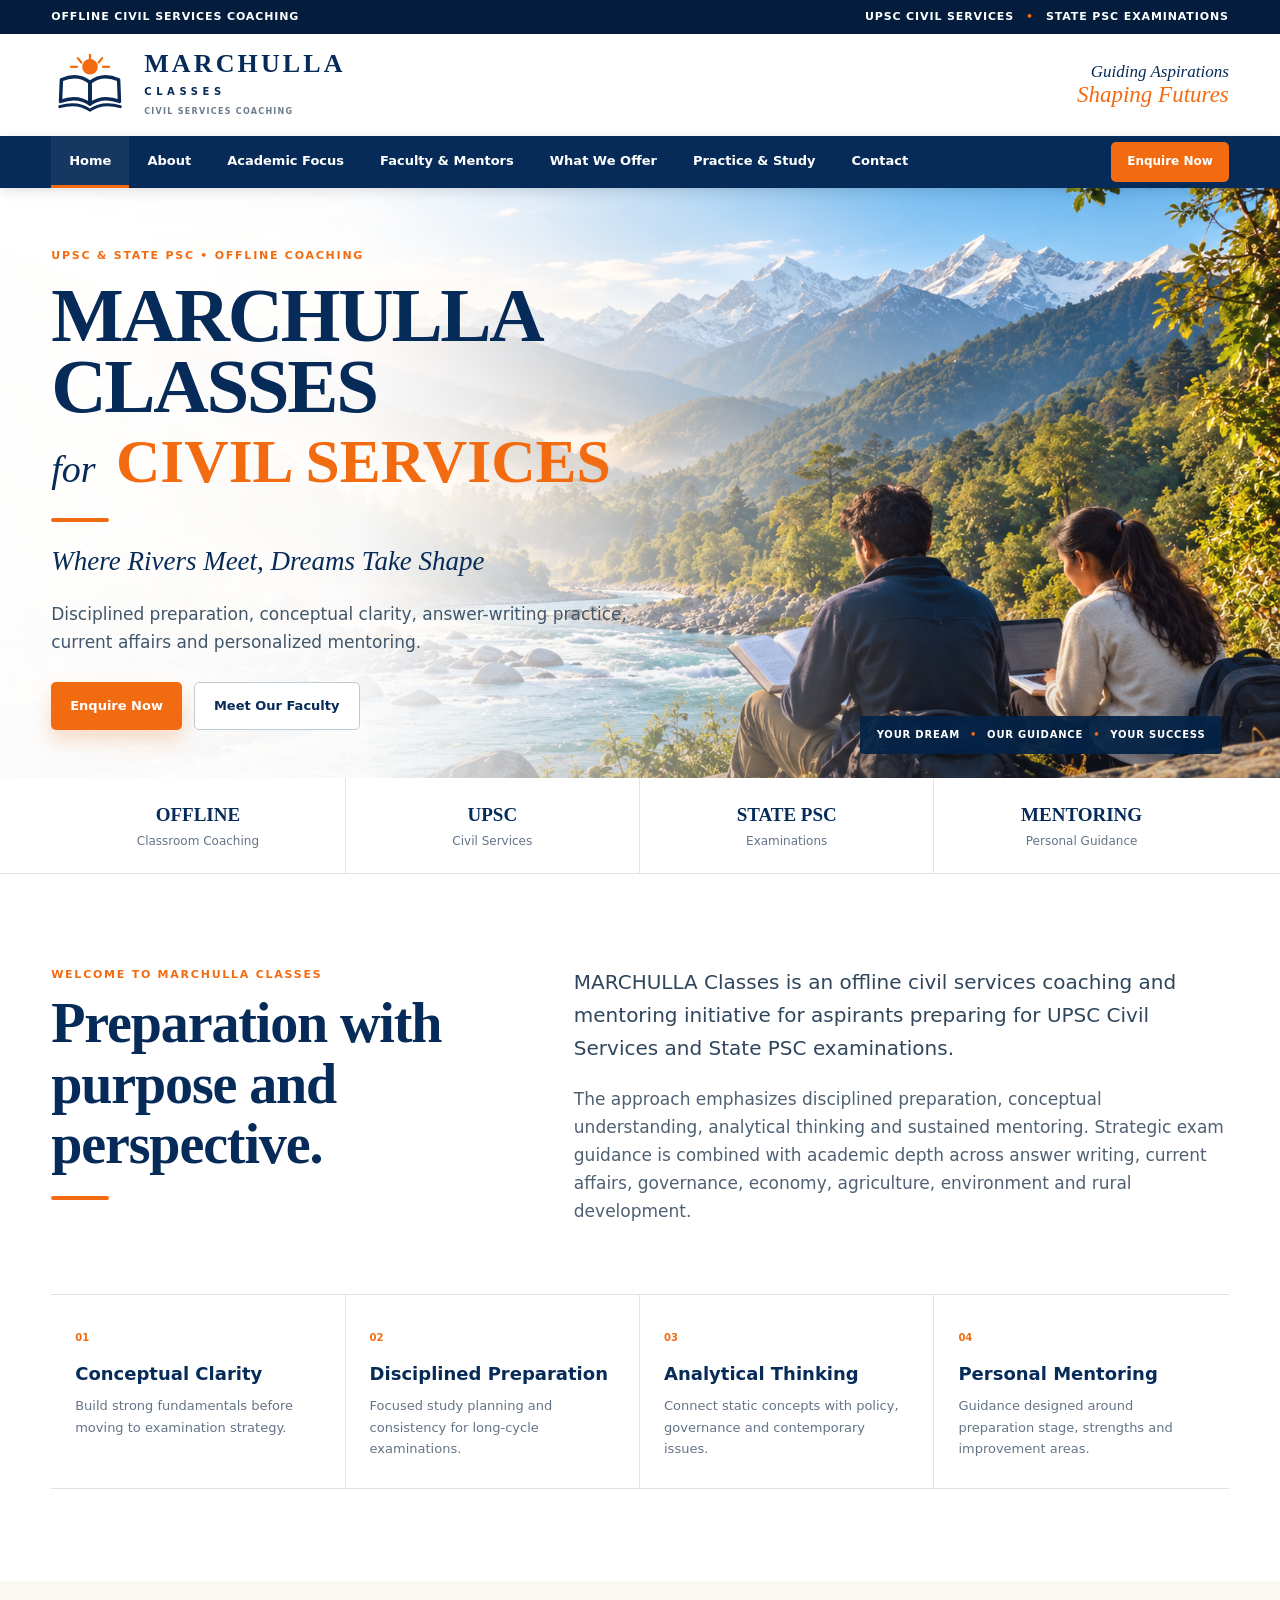
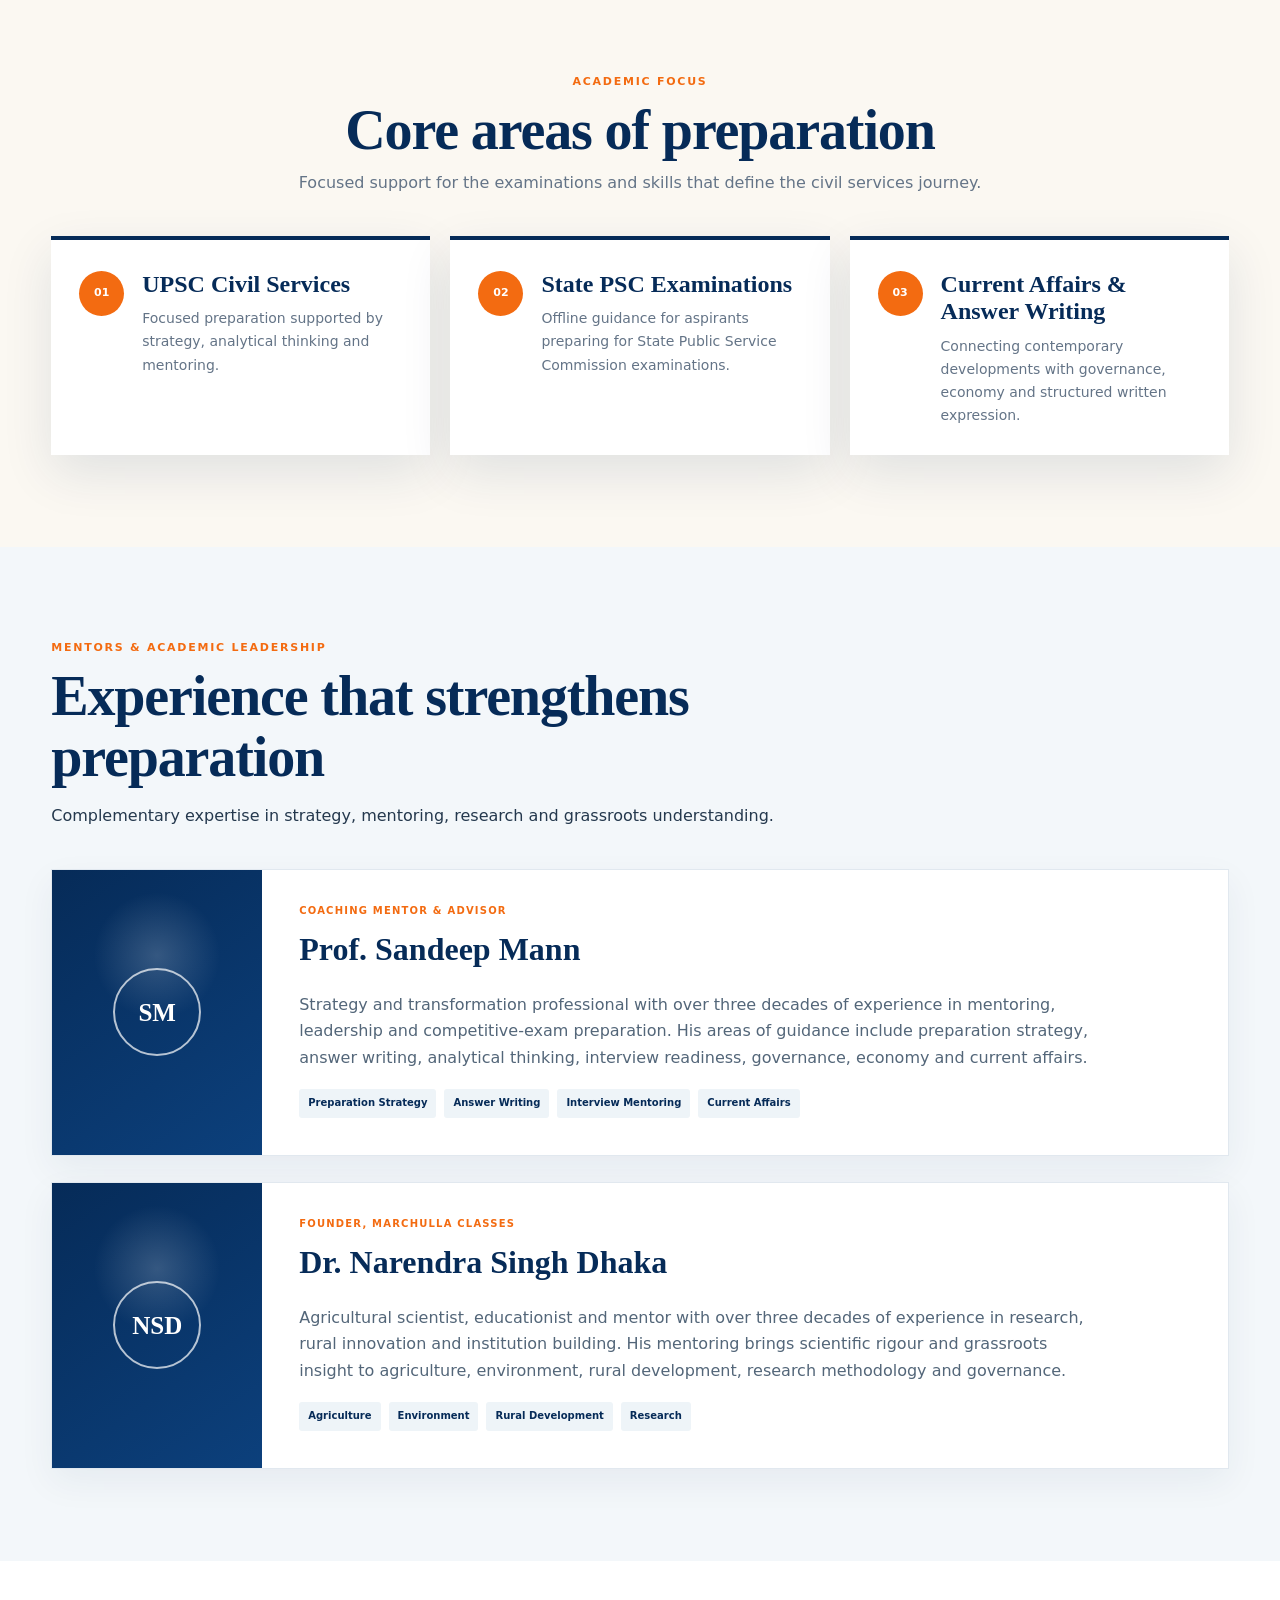
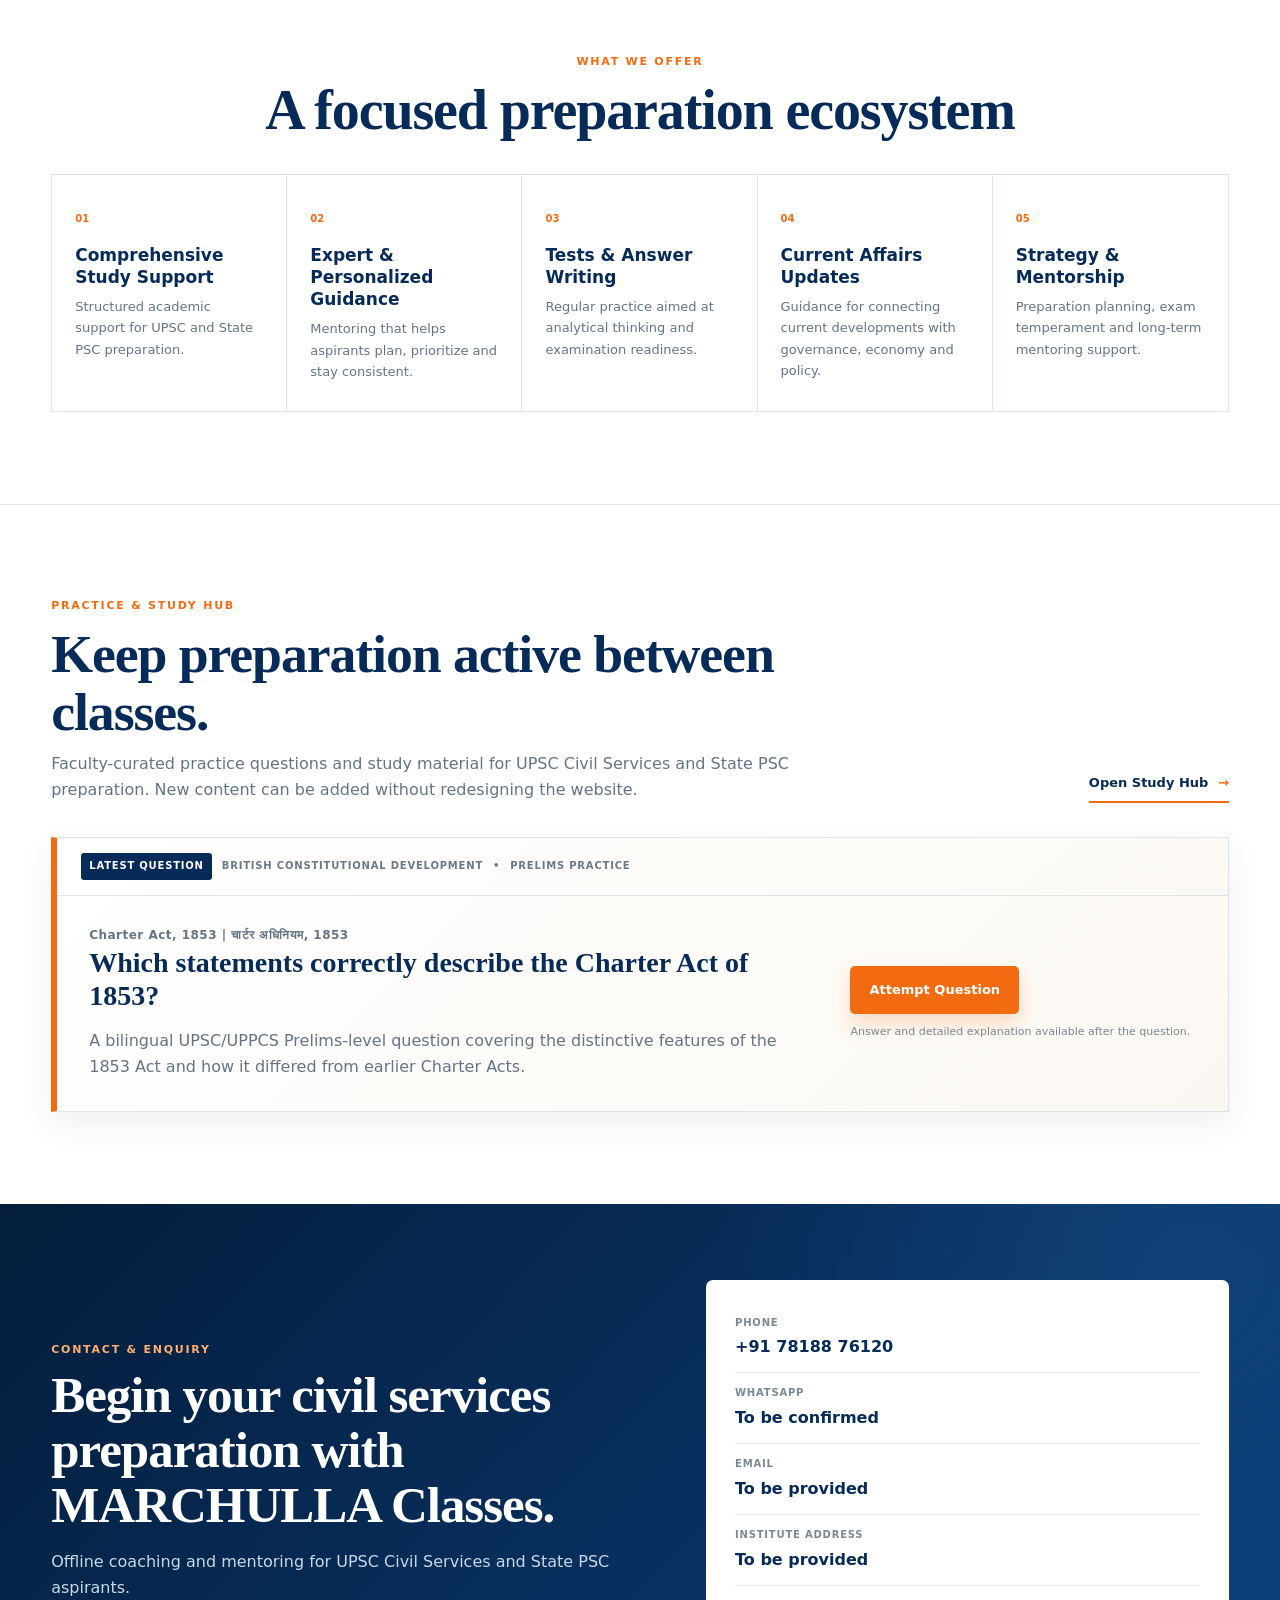
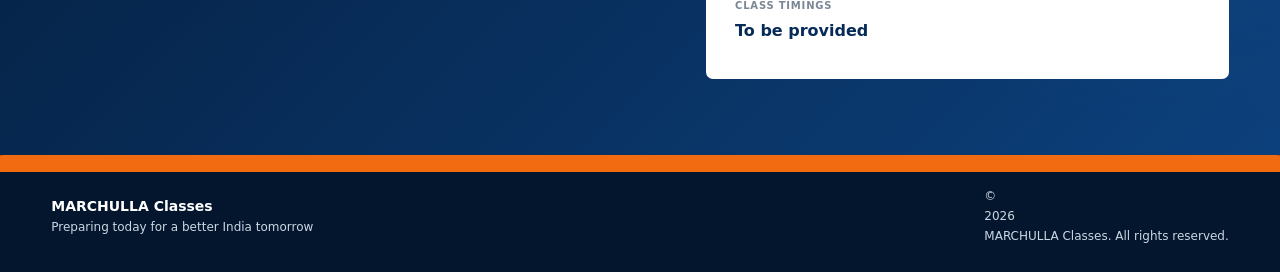
<file: index.html>
<!doctype html>
<html lang="en">
<head>
  <meta charset="utf-8">
  <meta name="viewport" content="width=device-width, initial-scale=1">
  <meta name="description" content="MARCHULLA Classes — Offline coaching and mentoring for UPSC Civil Services and State PSC examinations.">
  <meta name="theme-color" content="#062a55">
  <title>MARCHULLA Classes | Civil Services</title>
  <link rel="stylesheet" href="marchulla-v4-1.css?v=4.1">
</head>
<body>

  <div class="utility-bar">
    <div class="container utility-inner">
      <span>OFFLINE CIVIL SERVICES COACHING</span>
      <div>
        <span>UPSC Civil Services</span>
        <i>•</i>
        <span>State PSC Examinations</span>
      </div>
    </div>
  </div>

  <header class="masthead">
    <div class="container masthead-inner">
      <a href="#home" class="identity" aria-label="MARCHULLA Classes home">
        <svg class="identity-mark" width="78" height="62" viewBox="0 0 90 70" aria-hidden="true">
          <circle cx="45" cy="14" r="9" fill="#f36b11"/>
          <g stroke="#f36b11" stroke-width="2.6" stroke-linecap="round">
            <path d="M45 0v6M31 4l4 5M59 4l-4 5M23 14h7M60 14h7"/>
          </g>
          <path d="M12 29c13-6 23-5 33 3v25c-10-7-21-8-34-3z" fill="none" stroke="#082a55" stroke-width="4" stroke-linejoin="round"/>
          <path d="M78 29c-13-6-23-5-33 3v25c10-7 21-8 34-3z" fill="none" stroke="#082a55" stroke-width="4" stroke-linejoin="round"/>
          <path d="M45 31v27" stroke="#082a55" stroke-width="4"/>
          <path d="M10 60c14-4 25-3 35 4 10-7 21-8 35-4" fill="none" stroke="#082a55" stroke-width="3.4" stroke-linecap="round"/>
        </svg>
        <span class="identity-text">
          <strong>MARCHULLA</strong>
          <b>CLASSES</b>
          <small>CIVIL SERVICES COACHING</small>
        </span>
      </a>

      <div class="masthead-message">
        <span>Guiding Aspirations</span>
        <strong>Shaping Futures</strong>
      </div>
    </div>
  </header>

  <div class="nav-shell">
    <div class="container nav-inner">
      <button class="menu-button" aria-expanded="false" aria-label="Open navigation">☰ Menu</button>
      <nav class="main-nav" aria-label="Primary navigation">
        <a href="#home" class="active">Home</a>
        <a href="#about">About</a>
        <a href="#focus">Academic Focus</a>
        <a href="#faculty">Faculty & Mentors</a>
        <a href="#offerings">What We Offer</a>
        <a href="#practice">Practice & Study</a>
        <a href="#contact">Contact</a>
      </nav>
      <a class="nav-enquire" href="#contact">Enquire Now</a>
    </div>
  </div>

  <main>
    <section class="institutional-hero" id="home">
      <img src="marchulla-hero-v4.jpg" alt="Boy and girl studying beside a Himalayan river">
      <div class="hero-shade"></div>

      <div class="container hero-content">
        <div class="hero-caption">
          <p class="hero-label">UPSC & STATE PSC • OFFLINE COACHING</p>
          <h1>MARCHULLA CLASSES</h1>
          <h2><em>for</em> CIVIL SERVICES</h2>
          <div class="orange-rule"></div>
          <p class="hero-quote">Where Rivers Meet, Dreams Take Shape</p>
          <p class="hero-summary">
            Disciplined preparation, conceptual clarity, answer-writing practice,
            current affairs and personalized mentoring.
          </p>
          <div class="hero-buttons">
            <a href="#contact" class="button primary">Enquire Now</a>
            <a href="#faculty" class="button ghost">Meet Our Faculty</a>
          </div>
        </div>
      </div>

      <div class="hero-motto">
        <span>YOUR DREAM</span><i>•</i><span>OUR GUIDANCE</span><i>•</i><span>YOUR SUCCESS</span>
      </div>
    </section>

    <section class="quick-facts" aria-label="MARCHULLA Classes at a glance">
      <div class="container quick-grid">
        <div><strong>OFFLINE</strong><span>Classroom Coaching</span></div>
        <div><strong>UPSC</strong><span>Civil Services</span></div>
        <div><strong>STATE PSC</strong><span>Examinations</span></div>
        <div><strong>MENTORING</strong><span>Personal Guidance</span></div>
      </div>
    </section>

    <section class="section welcome" id="about">
      <div class="container welcome-grid">
        <div class="section-title">
          <span class="section-label">WELCOME TO MARCHULLA CLASSES</span>
          <h2>Preparation with purpose and perspective.</h2>
          <div class="title-rule"></div>
        </div>
        <div class="welcome-copy">
          <p class="lead">
            MARCHULLA Classes is an offline civil services coaching and mentoring initiative
            for aspirants preparing for UPSC Civil Services and State PSC examinations.
          </p>
          <p>
            The approach emphasizes disciplined preparation, conceptual understanding,
            analytical thinking and sustained mentoring. Strategic exam guidance is combined
            with academic depth across answer writing, current affairs, governance, economy,
            agriculture, environment and rural development.
          </p>
        </div>
      </div>

      <div class="container values-row">
        <article>
          <span>01</span>
          <h3>Conceptual Clarity</h3>
          <p>Build strong fundamentals before moving to examination strategy.</p>
        </article>
        <article>
          <span>02</span>
          <h3>Disciplined Preparation</h3>
          <p>Focused study planning and consistency for long-cycle examinations.</p>
        </article>
        <article>
          <span>03</span>
          <h3>Analytical Thinking</h3>
          <p>Connect static concepts with policy, governance and contemporary issues.</p>
        </article>
        <article>
          <span>04</span>
          <h3>Personal Mentoring</h3>
          <p>Guidance designed around preparation stage, strengths and improvement areas.</p>
        </article>
      </div>
    </section>

    <section class="section focus-section" id="focus">
      <div class="container">
        <div class="section-heading centered">
          <span class="section-label">ACADEMIC FOCUS</span>
          <h2>Core areas of preparation</h2>
          <p>Focused support for the examinations and skills that define the civil services journey.</p>
        </div>

        <div class="focus-grid">
          <article class="focus-card">
            <div class="focus-icon">01</div>
            <div>
              <h3>UPSC Civil Services</h3>
              <p>Focused preparation supported by strategy, analytical thinking and mentoring.</p>
            </div>
          </article>
          <article class="focus-card">
            <div class="focus-icon">02</div>
            <div>
              <h3>State PSC Examinations</h3>
              <p>Offline guidance for aspirants preparing for State Public Service Commission examinations.</p>
            </div>
          </article>
          <article class="focus-card">
            <div class="focus-icon">03</div>
            <div>
              <h3>Current Affairs & Answer Writing</h3>
              <p>Connecting contemporary developments with governance, economy and structured written expression.</p>
            </div>
          </article>
        </div>
      </div>
    </section>

    <section class="section faculty-section" id="faculty">
      <div class="container">
        <div class="section-heading">
          <span class="section-label">MENTORS & ACADEMIC LEADERSHIP</span>
          <h2>Experience that strengthens preparation</h2>
          <p>Complementary expertise in strategy, mentoring, research and grassroots understanding.</p>
        </div>

        <div class="leadership-list">
          <article class="leader">
            <div class="leader-photo placeholder-photo">
              <span>SM</span>
            </div>
            <div class="leader-content">
              <p class="designation">Coaching Mentor & Advisor</p>
              <h3>Prof. Sandeep Mann</h3>
              <p>
                Strategy and transformation professional with over three decades of experience
                in mentoring, leadership and competitive-exam preparation. His areas of guidance
                include preparation strategy, answer writing, analytical thinking, interview readiness,
                governance, economy and current affairs.
              </p>
              <div class="expertise">
                <span>Preparation Strategy</span>
                <span>Answer Writing</span>
                <span>Interview Mentoring</span>
                <span>Current Affairs</span>
              </div>
            </div>
          </article>

          <article class="leader reverse">
            <div class="leader-photo placeholder-photo">
              <span>NSD</span>
            </div>
            <div class="leader-content">
              <p class="designation">Founder, MARCHULLA Classes</p>
              <h3>Dr. Narendra Singh Dhaka</h3>
              <p>
                Agricultural scientist, educationist and mentor with over three decades of experience
                in research, rural innovation and institution building. His mentoring brings scientific
                rigour and grassroots insight to agriculture, environment, rural development,
                research methodology and governance.
              </p>
              <div class="expertise">
                <span>Agriculture</span>
                <span>Environment</span>
                <span>Rural Development</span>
                <span>Research</span>
              </div>
            </div>
          </article>
        </div>
      </div>
    </section>

    <section class="section offerings-section" id="offerings">
      <div class="container">
        <div class="section-heading centered compact">
          <span class="section-label">WHAT WE OFFER</span>
          <h2>A focused preparation ecosystem</h2>
        </div>

        <div class="offerings-grid">
          <article>
            <span class="offer-no">01</span>
            <h3>Comprehensive Study Support</h3>
            <p>Structured academic support for UPSC and State PSC preparation.</p>
          </article>
          <article>
            <span class="offer-no">02</span>
            <h3>Expert & Personalized Guidance</h3>
            <p>Mentoring that helps aspirants plan, prioritize and stay consistent.</p>
          </article>
          <article>
            <span class="offer-no">03</span>
            <h3>Tests & Answer Writing</h3>
            <p>Regular practice aimed at analytical thinking and examination readiness.</p>
          </article>
          <article>
            <span class="offer-no">04</span>
            <h3>Current Affairs Updates</h3>
            <p>Guidance for connecting current developments with governance, economy and policy.</p>
          </article>
          <article>
            <span class="offer-no">05</span>
            <h3>Strategy & Mentorship</h3>
            <p>Preparation planning, exam temperament and long-term mentoring support.</p>
          </article>
        </div>
      </div>
    </section>


    <section class="section practice-section" id="practice">
      <div class="container">
        <div class="practice-heading">
          <div>
            <span class="section-label">PRACTICE & STUDY HUB</span>
            <h2>Keep preparation active between classes.</h2>
            <p>
              Faculty-curated practice questions and study material for UPSC Civil Services
              and State PSC preparation. New content can be added without redesigning the website.
            </p>
          </div>
          <a href="study-hub.html" class="study-link">Open Study Hub <span>→</span></a>
        </div>

        <div class="latest-practice-card">
          <div class="practice-meta">
            <span class="practice-badge">LATEST QUESTION</span>
            <span>British Constitutional Development</span>
            <span>•</span>
            <span>Prelims Practice</span>
          </div>

          <div class="latest-practice-grid">
            <div>
              <p class="practice-topic">Charter Act, 1853 | चार्टर अधिनियम, 1853</p>
              <h3>Which statements correctly describe the Charter Act of 1853?</h3>
              <p>
                A bilingual UPSC/UPPCS Prelims-level question covering the distinctive features
                of the 1853 Act and how it differed from earlier Charter Acts.
              </p>
            </div>
            <div class="practice-actions">
              <a class="button primary" href="study-hub.html#charter-act-1853">Attempt Question</a>
              <span>Answer and detailed explanation available after the question.</span>
            </div>
          </div>
        </div>
      </div>
    </section>

    <section class="contact-band" id="contact">
      <div class="container contact-layout">
        <div>
          <span class="section-label light">CONTACT & ENQUIRY</span>
          <h2>Begin your civil services preparation with MARCHULLA Classes.</h2>
          <p>Offline coaching and mentoring for UPSC Civil Services and State PSC aspirants.</p>
        </div>
        <div class="contact-box">
          <div><span>Phone</span><strong><a href="tel:+917818876120">+91 78188 76120</a></strong></div>
          <div><span>WhatsApp</span><strong>To be confirmed</strong></div>
          <div><span>Email</span><strong>To be provided</strong></div>
          <div><span>Institute Address</span><strong>To be provided</strong></div>
          <div><span>Class Timings</span><strong>To be provided</strong></div>
        </div>
      </div>
    </section>
  </main>

  <footer class="site-footer">
    <div class="footer-wave"></div>
    <div class="container footer-content">
      <div>
        <strong>MARCHULLA Classes</strong>
        <span>Preparing today for a better India tomorrow</span>
      </div>
      <p>© <span id="year"></span> MARCHULLA Classes. All rights reserved.</p>
    </div>
  </footer>

  <script src="marchulla-v4-1.js?v=4.1"></script>
</body>
</html>
</file>
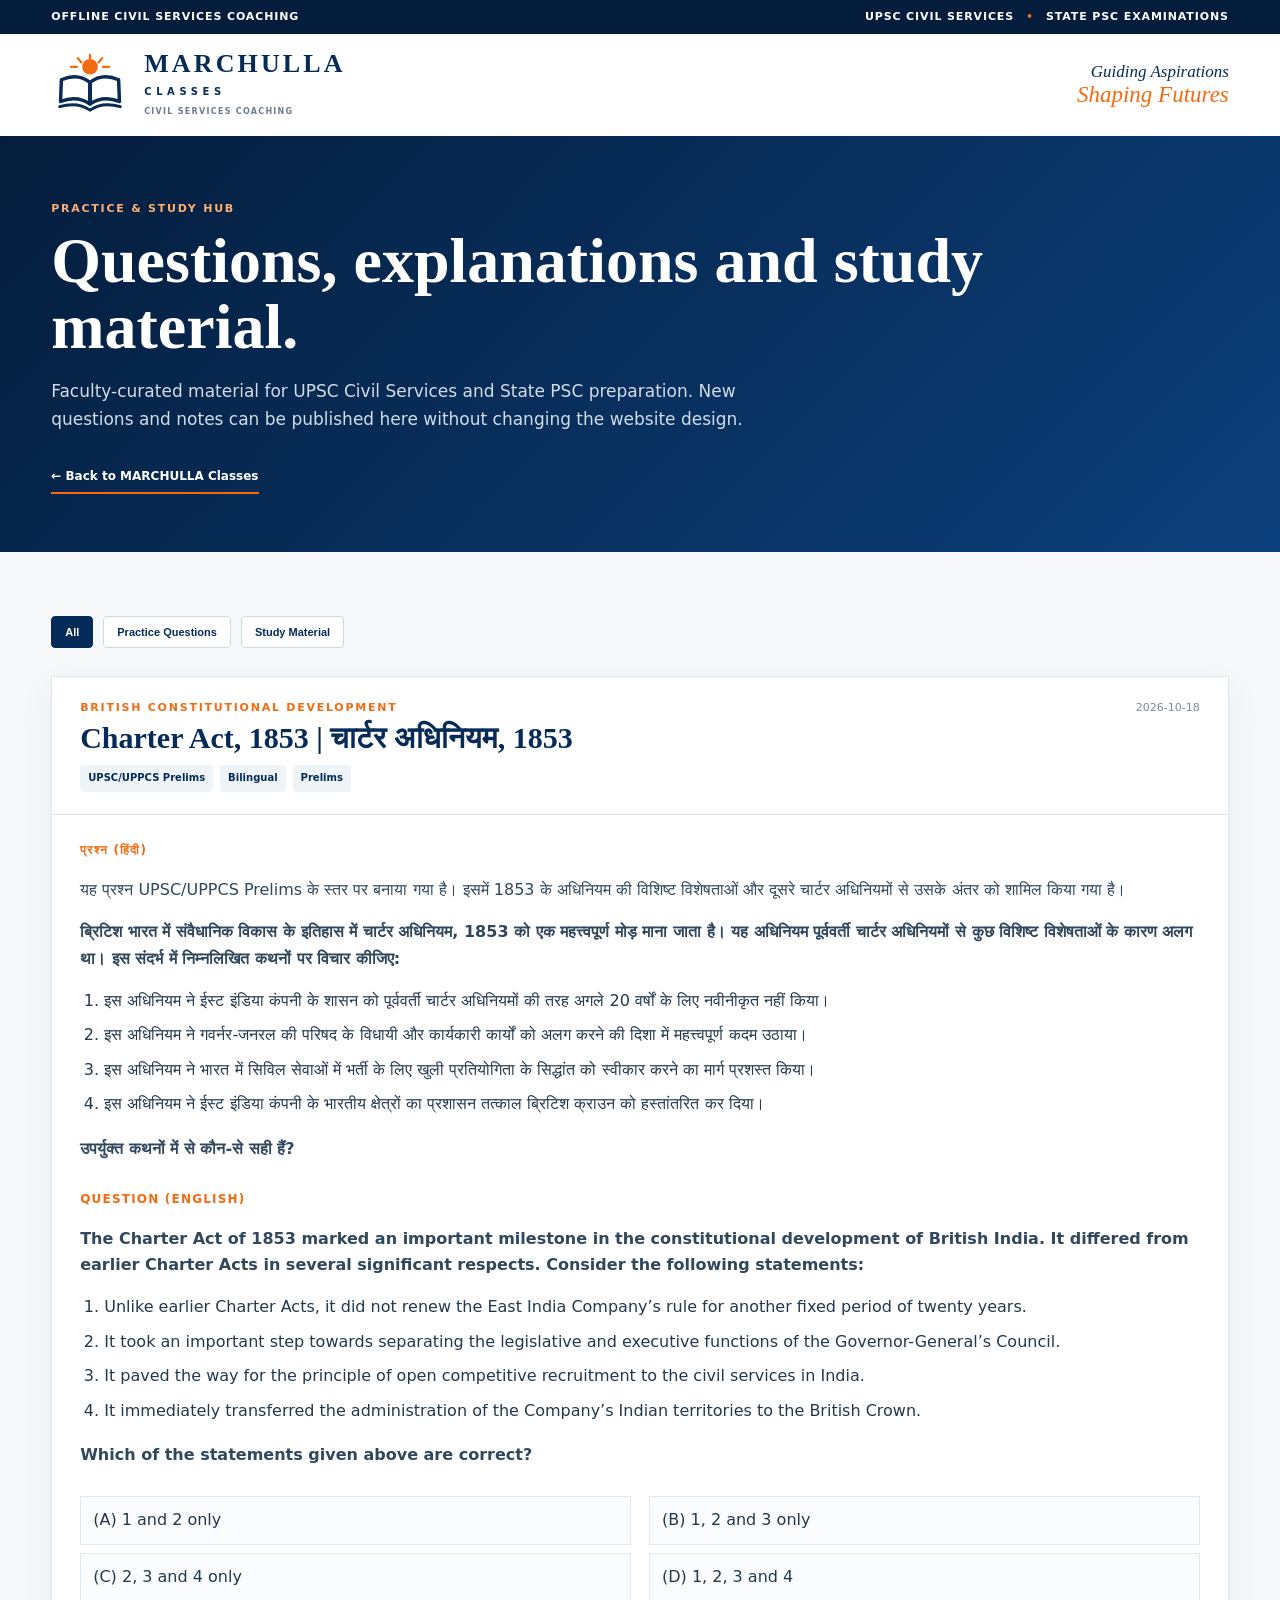
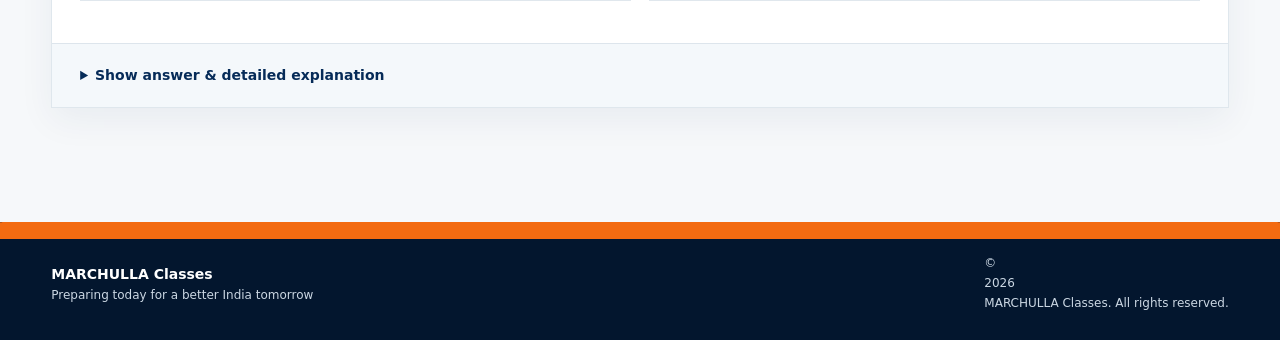
<file: study-hub.html>
<!doctype html>
<html lang="en">
<head>
  <meta charset="utf-8">
  <meta name="viewport" content="width=device-width, initial-scale=1">
  <meta name="description" content="Practice questions and study material from MARCHULLA Classes for UPSC and State PSC aspirants.">
  <title>Practice & Study Hub | MARCHULLA Classes</title>
  <link rel="stylesheet" href="marchulla-v4-1.css?v=4.1">
</head>
<body class="study-page">

  <div class="utility-bar">
    <div class="container utility-inner">
      <span>OFFLINE CIVIL SERVICES COACHING</span>
      <div><span>UPSC Civil Services</span><i>•</i><span>State PSC Examinations</span></div>
    </div>
  </div>

  <header class="masthead">
    <div class="container masthead-inner">
      <a href="index.html#home" class="identity" aria-label="MARCHULLA Classes home">
        <svg class="identity-mark" width="78" height="62" viewBox="0 0 90 70" aria-hidden="true">
          <circle cx="45" cy="14" r="9" fill="#f36b11"/>
          <g stroke="#f36b11" stroke-width="2.6" stroke-linecap="round">
            <path d="M45 0v6M31 4l4 5M59 4l-4 5M23 14h7M60 14h7"/>
          </g>
          <path d="M12 29c13-6 23-5 33 3v25c-10-7-21-8-34-3z" fill="none" stroke="#082a55" stroke-width="4" stroke-linejoin="round"/>
          <path d="M78 29c-13-6-23-5-33 3v25c10-7 21-8 34-3z" fill="none" stroke="#082a55" stroke-width="4" stroke-linejoin="round"/>
          <path d="M45 31v27" stroke="#082a55" stroke-width="4"/>
          <path d="M10 60c14-4 25-3 35 4 10-7 21-8 35-4" fill="none" stroke="#082a55" stroke-width="3.4" stroke-linecap="round"/>
        </svg>
        <span class="identity-text">
          <strong>MARCHULLA</strong><b>CLASSES</b><small>CIVIL SERVICES COACHING</small>
        </span>
      </a>
      <div class="masthead-message"><span>Guiding Aspirations</span><strong>Shaping Futures</strong></div>
    </div>
  </header>

  <section class="study-hero">
    <div class="container">
      <span class="section-label light">PRACTICE & STUDY HUB</span>
      <h1>Questions, explanations and study material.</h1>
      <p>
        Faculty-curated material for UPSC Civil Services and State PSC preparation.
        New questions and notes can be published here without changing the website design.
      </p>
      <a class="study-home-link" href="index.html">← Back to MARCHULLA Classes</a>
    </div>
  </section>

  <main class="study-feed">
    <div class="container">
      <div class="study-controls">
        <button class="filter-btn active" data-filter="all">All</button>
        <button class="filter-btn" data-filter="question">Practice Questions</button>
        <button class="filter-btn" data-filter="study">Study Material</button>
      </div>
      <div id="study-feed"></div>
    </div>
  </main>

  <footer class="site-footer">
    <div class="footer-wave"></div>
    <div class="container footer-content">
      <div><strong>MARCHULLA Classes</strong><span>Preparing today for a better India tomorrow</span></div>
      <p>© <span id="year"></span> MARCHULLA Classes. All rights reserved.</p>
    </div>
  </footer>

  <script src="study-content-v1.js?v=1"></script>
  <script src="study-hub-v1.js?v=1"></script>
</body>
</html>
</file>
<file: marchulla-v4-1.css>
:root{
  --navy:#062b58;
  --navy-deep:#041d3c;
  --navy-mid:#0c407c;
  --orange:#f36b11;
  --orange-soft:#ff9a52;
  --cream:#fbf8f2;
  --paper:#ffffff;
  --mist:#f3f7fa;
  --text:#24384d;
  --muted:#647487;
  --line:#dde5ec;
  --shadow:0 18px 48px rgba(6,43,88,.11);
}
*{box-sizing:border-box}
html{scroll-behavior:smooth}
body{
  margin:0;
  font-family:Inter,ui-sans-serif,system-ui,-apple-system,BlinkMacSystemFont,"Segoe UI",sans-serif;
  color:var(--text);
  background:#fff;
  line-height:1.65;
}
a{text-decoration:none;color:inherit}
img{display:block;max-width:100%}
.container{width:min(1180px,92%);margin:auto}

.utility-bar{
  background:var(--navy-deep);
  color:#fff;
  font-size:11px;
  font-weight:800;
  letter-spacing:.08em;
  text-transform:uppercase;
}
.utility-inner{
  min-height:34px;
  display:flex;
  align-items:center;
  justify-content:space-between;
  gap:20px;
}
.utility-inner div{display:flex;gap:12px;align-items:center}
.utility-inner i{font-style:normal;color:var(--orange)}

.masthead{background:#fff}
.masthead-inner{
  min-height:102px;
  display:flex;
  align-items:center;
  justify-content:space-between;
  gap:28px;
}
.identity{display:flex;align-items:center;gap:15px;color:var(--navy)}
.identity-mark{display:block;flex:0 0 78px}
.identity-text strong{
  display:block;
  font-family:Georgia,"Times New Roman",serif;
  font-size:26px;
  line-height:.95;
  letter-spacing:.12em;
}
.identity-text b{
  display:block;
  font-size:10px;
  letter-spacing:.46em;
  margin-top:7px;
}
.identity-text small{
  display:block;
  font-size:8px;
  letter-spacing:.16em;
  color:#6c7c8d;
  margin-top:5px;
  font-weight:800;
}
.masthead-message{
  text-align:right;
  color:var(--navy);
  font-family:Georgia,"Times New Roman",serif;
  font-style:italic;
  line-height:1.15;
}
.masthead-message span{display:block;font-size:17px}
.masthead-message strong{display:block;font-size:23px;color:var(--orange);font-weight:500}

.nav-shell{
  background:var(--navy);
  color:#fff;
  box-shadow:0 3px 12px rgba(0,0,0,.12);
  position:sticky;
  top:0;
  z-index:100;
}
.nav-inner{
  min-height:52px;
  display:flex;
  align-items:center;
  gap:12px;
}
.main-nav{display:flex;align-items:center;gap:0;flex:1}
.main-nav a{
  display:flex;
  align-items:center;
  min-height:52px;
  padding:0 18px;
  font-size:13px;
  font-weight:750;
  border-bottom:3px solid transparent;
}
.main-nav a:hover,.main-nav a.active{
  background:rgba(255,255,255,.06);
  border-color:var(--orange);
}
.nav-enquire{
  color:#fff;
  background:var(--orange);
  padding:10px 16px;
  border-radius:5px;
  font-size:12px;
  font-weight:850;
}
.menu-button{display:none;background:none;border:0;color:#fff;font-weight:800;font-size:14px}

.institutional-hero{
  position:relative;
  min-height:590px;
  overflow:hidden;
  background:#cddbe5;
}
.institutional-hero>img{
  position:absolute;
  inset:0;
  width:100%;
  height:100%;
  object-fit:cover;
  object-position:center;
}
.hero-shade{
  position:absolute;
  inset:0;
  background:
    linear-gradient(90deg,rgba(255,255,255,.98) 0%,rgba(255,255,255,.92) 28%,rgba(255,255,255,.42) 51%,rgba(255,255,255,.05) 72%),
    linear-gradient(180deg,transparent 70%,rgba(3,26,53,.16) 100%);
}
.hero-content{
  position:relative;
  z-index:2;
  min-height:590px;
  display:flex;
  align-items:center;
}
.hero-caption{max-width:635px;padding:38px 0}
.hero-label,.section-label{
  display:block;
  color:var(--orange);
  font-size:11px;
  font-weight:900;
  letter-spacing:.16em;
  text-transform:uppercase;
}
.hero-caption h1{
  font-family:Georgia,"Times New Roman",serif;
  color:var(--navy);
  font-size:clamp(48px,6vw,82px);
  line-height:.93;
  letter-spacing:-.03em;
  margin:14px 0 0;
}
.hero-caption h2{
  font-family:Georgia,"Times New Roman",serif;
  color:var(--orange);
  font-size:clamp(37px,4.8vw,64px);
  line-height:1;
  margin:9px 0 0;
  font-weight:700;
}
.hero-caption h2 em{
  font-size:.62em;
  font-weight:400;
  color:var(--navy);
  margin-right:5px;
}
.orange-rule{width:58px;height:4px;background:var(--orange);border-radius:4px;margin:25px 0 17px}
.hero-quote{
  margin:0 0 14px;
  font-family:Georgia,"Times New Roman",serif;
  font-style:italic;
  font-size:27px;
  color:var(--navy);
}
.hero-summary{font-size:17px;color:#40566b;max-width:590px}
.hero-buttons{display:flex;gap:12px;flex-wrap:wrap;margin-top:25px}
.button{
  display:inline-flex;
  align-items:center;
  justify-content:center;
  min-height:48px;
  padding:0 19px;
  border-radius:5px;
  font-weight:800;
  font-size:13px;
}
.button.primary{background:var(--orange);color:#fff;box-shadow:0 10px 20px rgba(243,107,17,.22)}
.button.ghost{background:#fff;color:var(--navy);border:1px solid #bdcbd7}
.hero-motto{
  position:absolute;
  z-index:3;
  right:4.5%;
  bottom:24px;
  background:rgba(4,35,70,.93);
  color:#fff;
  display:flex;
  align-items:center;
  gap:10px;
  padding:11px 17px;
  border-radius:4px;
  font-size:10px;
  letter-spacing:.08em;
  font-weight:900;
}
.hero-motto i{color:var(--orange);font-style:normal}

.quick-facts{
  background:#fff;
  border-bottom:1px solid var(--line);
  box-shadow:0 8px 26px rgba(7,42,78,.05);
}
.quick-grid{
  display:grid;
  grid-template-columns:repeat(4,1fr);
}
.quick-grid div{
  padding:21px 24px;
  text-align:center;
  border-right:1px solid var(--line);
}
.quick-grid div:last-child{border-right:0}
.quick-grid strong{
  display:block;
  color:var(--navy);
  font-family:Georgia,"Times New Roman",serif;
  font-size:19px;
}
.quick-grid span{display:block;color:var(--muted);font-size:12px;margin-top:2px}

.section{padding:92px 0}
.welcome{background:#fff}
.welcome-grid{
  display:grid;
  grid-template-columns:.8fr 1.2fr;
  gap:86px;
  align-items:start;
}
.section-title h2,.section-heading h2,.contact-layout h2{
  margin:9px 0 0;
  font-family:Georgia,"Times New Roman",serif;
  color:var(--navy);
  font-size:clamp(36px,4.4vw,56px);
  line-height:1.08;
  letter-spacing:-.02em;
}
.title-rule{width:58px;height:4px;background:var(--orange);margin-top:21px;border-radius:3px}
.welcome-copy{font-size:17px;color:#4e6072}
.welcome-copy .lead{font-size:20px;color:#2f465c;margin-top:0}
.values-row{
  display:grid;
  grid-template-columns:repeat(4,1fr);
  margin-top:52px;
  border-top:1px solid var(--line);
  border-bottom:1px solid var(--line);
}
.values-row article{padding:28px 24px;border-right:1px solid var(--line)}
.values-row article:last-child{border-right:0}
.values-row span{color:var(--orange);font-size:10px;font-weight:900}
.values-row h3{color:var(--navy);font-size:18px;margin:9px 0 7px}
.values-row p{font-size:13px;color:var(--muted);margin:0}

.focus-section{background:var(--cream)}
.section-heading{max-width:780px;margin-bottom:39px}
.section-heading.centered{text-align:center;margin-left:auto;margin-right:auto}
.section-heading.centered p{max-width:690px;margin:10px auto 0;color:var(--muted)}
.focus-grid{
  display:grid;
  grid-template-columns:repeat(3,1fr);
  gap:20px;
}
.focus-card{
  background:#fff;
  border-top:4px solid var(--navy);
  box-shadow:var(--shadow);
  padding:31px 28px 28px;
  display:flex;
  gap:18px;
  min-height:185px;
}
.focus-icon{
  width:45px;height:45px;flex:0 0 45px;
  display:grid;place-items:center;
  border-radius:50%;
  background:var(--orange);
  color:#fff;
  font-size:11px;
  font-weight:900;
}
.focus-card h3{
  color:var(--navy);
  font-family:Georgia,"Times New Roman",serif;
  font-size:24px;
  line-height:1.15;
  margin:0 0 9px;
}
.focus-card p{color:var(--muted);font-size:14px;margin:0}

.faculty-section{background:var(--mist)}
.leadership-list{display:grid;gap:26px}
.leader{
  display:grid;
  grid-template-columns:210px 1fr;
  background:#fff;
  border:1px solid #e1e8ef;
  box-shadow:0 13px 34px rgba(9,46,84,.06);
}
.leader.reverse{grid-template-columns:210px 1fr}
.leader-photo{
  min-height:285px;
  background:
    radial-gradient(circle at 50% 30%,rgba(255,255,255,.18),transparent 28%),
    linear-gradient(145deg,var(--navy),var(--navy-mid));
  display:grid;
  place-items:center;
}
.placeholder-photo span{
  width:88px;height:88px;border-radius:50%;
  border:2px solid rgba(255,255,255,.7);
  color:#fff;
  display:grid;place-items:center;
  font-family:Georgia,serif;
  font-size:25px;
  font-weight:700;
}
.leader-content{padding:33px 37px}
.designation{
  color:var(--orange);
  font-size:10px;
  text-transform:uppercase;
  letter-spacing:.12em;
  font-weight:900;
  margin:0 0 4px;
}
.leader-content h3{
  margin:0 0 13px;
  color:var(--navy);
  font-family:Georgia,"Times New Roman",serif;
  font-size:32px;
}
.leader-content>p:last-of-type{color:#536679;max-width:790px}
.expertise{display:flex;gap:8px;flex-wrap:wrap;margin-top:18px}
.expertise span{
  background:#eef4f8;
  color:var(--navy);
  padding:6px 9px;
  border-radius:3px;
  font-size:10px;
  font-weight:800;
}

.offerings-section{background:#fff}
.compact{margin-bottom:34px}
.offerings-grid{
  display:grid;
  grid-template-columns:repeat(5,1fr);
  border:1px solid var(--line);
}
.offerings-grid article{
  padding:29px 23px;
  border-right:1px solid var(--line);
  min-height:205px;
}
.offerings-grid article:last-child{border-right:0}
.offer-no{font-size:10px;color:var(--orange);font-weight:900}
.offerings-grid h3{color:var(--navy);font-size:17px;line-height:1.3;margin:13px 0 8px}
.offerings-grid p{color:var(--muted);font-size:13px;margin:0}

.contact-band{
  background:
    radial-gradient(circle at 92% 10%,rgba(28,91,153,.34),transparent 36%),
    linear-gradient(135deg,var(--navy-deep),var(--navy-mid));
  color:#fff;
  padding:76px 0;
}
.contact-layout{
  display:grid;
  grid-template-columns:1fr .9fr;
  gap:74px;
  align-items:center;
}
.section-label.light{color:#ffaf71}
.contact-layout h2{color:#fff;font-size:clamp(34px,4vw,51px)}
.contact-layout>div:first-child>p:last-child{color:#cad7e5;font-size:16px}
.contact-box{
  background:#fff;
  color:var(--text);
  border-radius:7px;
  padding:23px 29px;
}
.contact-box div{padding:12px 0;border-bottom:1px solid #e7ecf1}
.contact-box div:last-child{border-bottom:0}
.contact-box span{
  display:block;
  color:#7a8794;
  text-transform:uppercase;
  letter-spacing:.08em;
  font-size:10px;
  font-weight:850;
}
.contact-box strong{display:block;color:var(--navy);margin-top:3px}

.site-footer{
  position:relative;
  background:#03162e;
  color:#cbd7e3;
  padding:32px 0 26px;
  overflow:hidden;
}
.footer-wave{
  position:absolute;
  top:-23px;left:-5%;width:110%;height:40px;
  background:var(--orange);
  border-radius:50% 50% 0 0/100% 100% 0 0;
}
.footer-content{
  display:flex;
  justify-content:space-between;
  gap:30px;
  align-items:center;
  font-size:12px;
}
.footer-content strong{display:block;color:#fff;font-size:14px}
.footer-content span{display:block}
.footer-content p{margin:0}

@media(max-width:980px){
  .masthead-message{display:none}
  .main-nav a{padding:0 11px;font-size:12px}
  .nav-enquire{display:none}
  .quick-grid{grid-template-columns:repeat(2,1fr)}
  .quick-grid div:nth-child(2){border-right:0}
  .quick-grid div:nth-child(-n+2){border-bottom:1px solid var(--line)}
  .welcome-grid,.contact-layout{grid-template-columns:1fr;gap:36px}
  .values-row{grid-template-columns:repeat(2,1fr)}
  .values-row article:nth-child(2){border-right:0}
  .values-row article:nth-child(-n+2){border-bottom:1px solid var(--line)}
  .focus-grid{grid-template-columns:1fr}
  .offerings-grid{grid-template-columns:repeat(2,1fr)}
  .offerings-grid article{border-bottom:1px solid var(--line)}
  .offerings-grid article:nth-child(2n){border-right:0}
}
@media(max-width:760px){
  .utility-inner{justify-content:center}
  .utility-inner>div{display:none}
  .masthead-inner{min-height:82px}
  .identity-mark{width:61px;height:49px;flex-basis:61px}
  .identity-text strong{font-size:20px}
  .identity-text b{font-size:8px}
  .identity-text small{display:none}
  .menu-button{display:block}
  .nav-inner{min-height:48px;justify-content:space-between}
  .main-nav{
    display:none;
    position:absolute;
    top:48px;left:0;right:0;
    background:var(--navy);
    flex-direction:column;
    align-items:stretch;
    box-shadow:0 12px 24px rgba(0,0,0,.18);
  }
  .main-nav.open{display:flex}
  .main-nav a{min-height:45px;border-bottom:1px solid rgba(255,255,255,.1);padding:0 4%}
  .nav-shell{position:sticky;top:0}
  .institutional-hero{min-height:720px}
  .institutional-hero>img{object-position:68% center}
  .hero-shade{
    background:
      linear-gradient(180deg,rgba(255,255,255,.98) 0%,rgba(255,255,255,.93) 44%,rgba(255,255,255,.2) 72%,rgba(3,26,53,.18) 100%);
  }
  .hero-content{min-height:720px;align-items:flex-start;padding-top:52px}
  .hero-caption{max-width:100%;padding:0}
  .hero-caption h1{font-size:50px}
  .hero-caption h2{font-size:39px}
  .hero-quote{font-size:23px}
  .hero-summary{font-size:15px}
  .hero-motto{
    left:5%;right:5%;bottom:20px;
    justify-content:center;
    font-size:9px;
  }
  .values-row{grid-template-columns:1fr}
  .values-row article{border-right:0!important;border-bottom:1px solid var(--line)}
  .values-row article:last-child{border-bottom:0}
  .leader,.leader.reverse{grid-template-columns:1fr}
  .leader-photo{min-height:180px}
  .offerings-grid{grid-template-columns:1fr}
  .offerings-grid article{border-right:0!important}
  .footer-content{flex-direction:column;align-items:flex-start}
}
@media(max-width:480px){
  .container{width:91%}
  .identity-text strong{font-size:18px}
  .identity-text b{letter-spacing:.36em}
  .institutional-hero{min-height:690px}
  .hero-content{min-height:690px}
  .hero-caption h1{font-size:43px}
  .hero-caption h2{font-size:33px}
  .hero-caption h2 em{font-size:.58em}
  .hero-buttons{gap:9px}
  .button{min-height:45px;padding:0 15px;font-size:12px}
  .quick-grid{grid-template-columns:1fr 1fr}
  .quick-grid div{padding:16px 9px}
  .section{padding:72px 0}
  .section-title h2,.section-heading h2,.contact-layout h2{font-size:36px}
  .leader-content{padding:26px 22px}
  .leader-content h3{font-size:28px}
}


/* ===== V4.1 Practice & Study Hub ===== */
.practice-section{
  background:#fff;
  border-top:1px solid var(--line);
}
.practice-heading{
  display:flex;
  align-items:end;
  justify-content:space-between;
  gap:40px;
  margin-bottom:34px;
}
.practice-heading>div{max-width:760px}
.practice-heading h2{
  margin:9px 0 10px;
  font-family:Georgia,"Times New Roman",serif;
  color:var(--navy);
  font-size:clamp(36px,4.2vw,54px);
  line-height:1.08;
  letter-spacing:-.02em;
}
.practice-heading p{color:var(--muted);font-size:16px;margin:0}
.study-link{
  flex:0 0 auto;
  color:var(--navy);
  font-size:13px;
  font-weight:850;
  border-bottom:2px solid var(--orange);
  padding:8px 0;
}
.study-link span{color:var(--orange);margin-left:5px}
.latest-practice-card{
  border:1px solid var(--line);
  border-left:6px solid var(--orange);
  background:linear-gradient(135deg,#fff 0%,#fbf8f2 100%);
  box-shadow:0 12px 32px rgba(6,43,88,.07);
}
.practice-meta{
  display:flex;
  align-items:center;
  gap:10px;
  flex-wrap:wrap;
  padding:15px 24px;
  border-bottom:1px solid var(--line);
  color:#6a7989;
  font-size:10px;
  text-transform:uppercase;
  letter-spacing:.08em;
  font-weight:800;
}
.practice-badge{
  background:var(--navy);
  color:#fff;
  padding:5px 8px;
  border-radius:3px;
}
.latest-practice-grid{
  display:grid;
  grid-template-columns:1.35fr .65fr;
  gap:44px;
  align-items:center;
  padding:30px 32px;
}
.practice-topic{
  color:var(--orange);
  font-size:12px;
  font-weight:850;
  letter-spacing:.04em;
  margin:0 0 6px;
}
.latest-practice-card h3{
  font-family:Georgia,"Times New Roman",serif;
  color:var(--navy);
  font-size:28px;
  line-height:1.18;
  margin:0 0 10px;
}
.latest-practice-card p{color:var(--muted);margin-bottom:0}
.practice-actions{display:flex;flex-direction:column;align-items:flex-start;gap:9px}
.practice-actions>span{font-size:11px;color:#7b8894}

/* Study Hub page */
.study-page{background:#f6f8fa}
.study-hero{
  background:linear-gradient(135deg,var(--navy-deep),var(--navy-mid));
  color:#fff;
  padding:64px 0 58px;
}
.study-hero h1{
  font-family:Georgia,"Times New Roman",serif;
  font-size:clamp(42px,5vw,66px);
  line-height:1.03;
  margin:10px 0 12px;
}
.study-hero p{max-width:760px;color:#d1dce7;font-size:17px}
.study-home-link{display:inline-block;margin-top:17px;color:#fff;font-size:12px;font-weight:800;border-bottom:2px solid var(--orange);padding-bottom:5px}
.study-feed{padding:64px 0 90px}
.study-controls{
  display:flex;gap:10px;flex-wrap:wrap;margin-bottom:28px
}
.filter-btn{
  border:1px solid #cfd9e2;
  background:#fff;color:var(--navy);
  border-radius:4px;
  padding:9px 13px;
  font-size:11px;font-weight:850;
  cursor:pointer;
}
.filter-btn.active{background:var(--navy);color:#fff;border-color:var(--navy)}
.content-card{
  background:#fff;
  border:1px solid #dfe7ed;
  box-shadow:0 12px 34px rgba(6,43,88,.06);
  margin-bottom:24px;
}
.content-card-header{
  padding:22px 28px;
  border-bottom:1px solid var(--line);
  display:flex;justify-content:space-between;gap:20px;align-items:start;
}
.content-card-header h2{
  font-family:Georgia,"Times New Roman",serif;
  color:var(--navy);
  font-size:30px;
  line-height:1.15;
  margin:4px 0 0;
}
.content-tags{display:flex;gap:7px;flex-wrap:wrap;margin-top:10px}
.content-tags span{
  background:#eef4f8;color:var(--navy);
  padding:5px 8px;border-radius:3px;
  font-size:10px;font-weight:800;
}
.content-date{font-size:11px;color:#7f8b97;white-space:nowrap}
.question-layout{padding:26px 28px}
.lang-block{margin-bottom:28px}
.lang-block h3{
  color:var(--orange);
  font-size:12px;text-transform:uppercase;
  letter-spacing:.1em;margin:0 0 10px
}
.lang-block p{color:#31475c}
.statements{margin:15px 0 18px;padding-left:24px}
.statements li{margin:8px 0}
.options{display:grid;grid-template-columns:1fr 1fr;gap:8px 18px;margin:16px 0}
.option{padding:10px 12px;border:1px solid #e0e7ed;background:#fbfcfd}
.answer-panel{
  background:#f4f8fb;
  border-top:1px solid var(--line);
  padding:0 28px;
}
.answer-panel details{padding:20px 0}
.answer-panel summary{
  cursor:pointer;
  color:var(--navy);
  font-weight:850;
  font-size:14px;
}
.correct-answer{
  display:inline-block;
  margin:18px 0 8px;
  background:#eaf6ed;
  color:#1f6534;
  padding:8px 11px;
  font-weight:850;
  border-left:4px solid #3b8d52;
}
.explanation-item{margin:18px 0}
.explanation-item strong{color:var(--navy)}
.fact-table{width:100%;border-collapse:collapse;margin:18px 0}
.fact-table th,.fact-table td{border:1px solid #dce5eb;padding:10px;text-align:left;vertical-align:top}
.fact-table th{background:var(--navy);color:#fff;font-size:12px}
.trap-box{
  background:#fff5ec;border-left:4px solid var(--orange);
  padding:16px 18px;margin:20px 0 4px
}
.empty-study{
  padding:32px;background:#fff;border:1px dashed #cfd9e1;color:#6e7d8c
}
@media(max-width:760px){
  .practice-heading{align-items:flex-start;flex-direction:column;gap:18px}
  .latest-practice-grid{grid-template-columns:1fr;gap:24px;padding:24px}
  .content-card-header{flex-direction:column}
  .options{grid-template-columns:1fr}
  .question-layout,.answer-panel{padding-left:20px;padding-right:20px}
}
</file>
